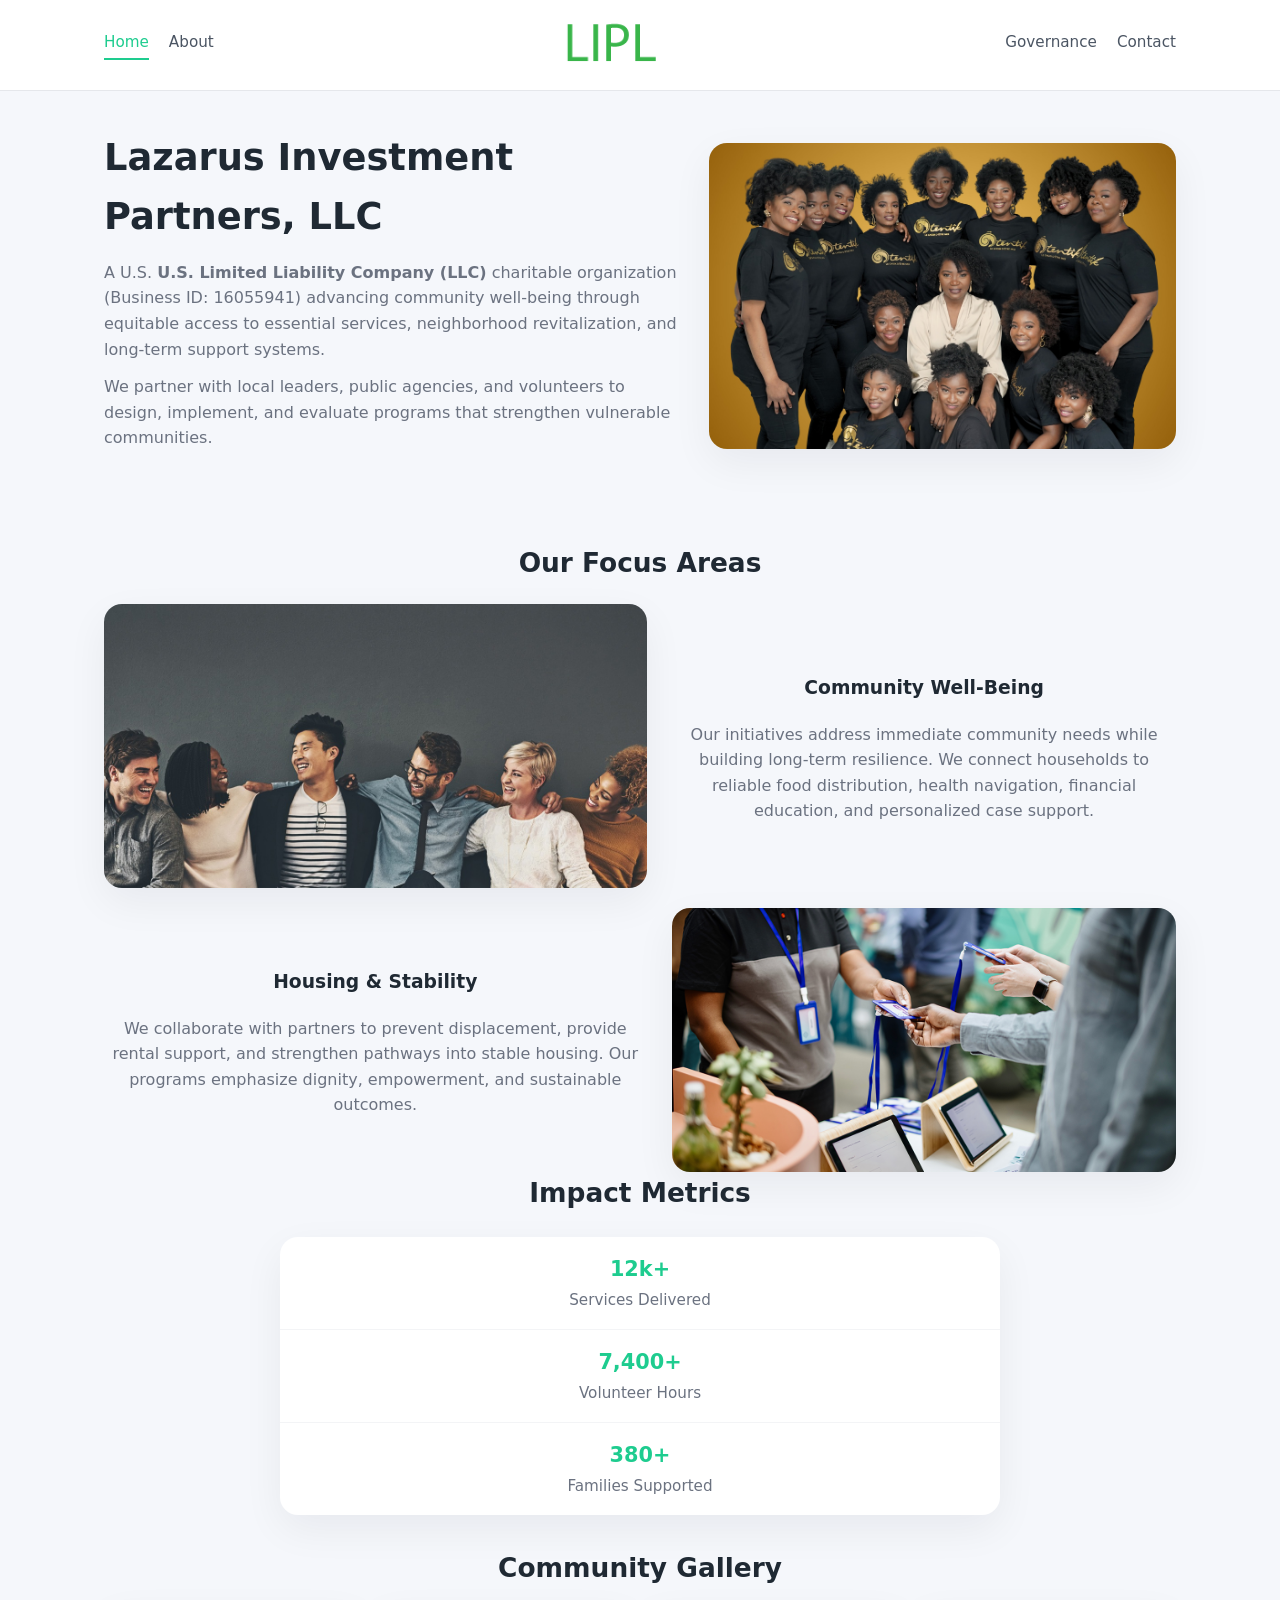
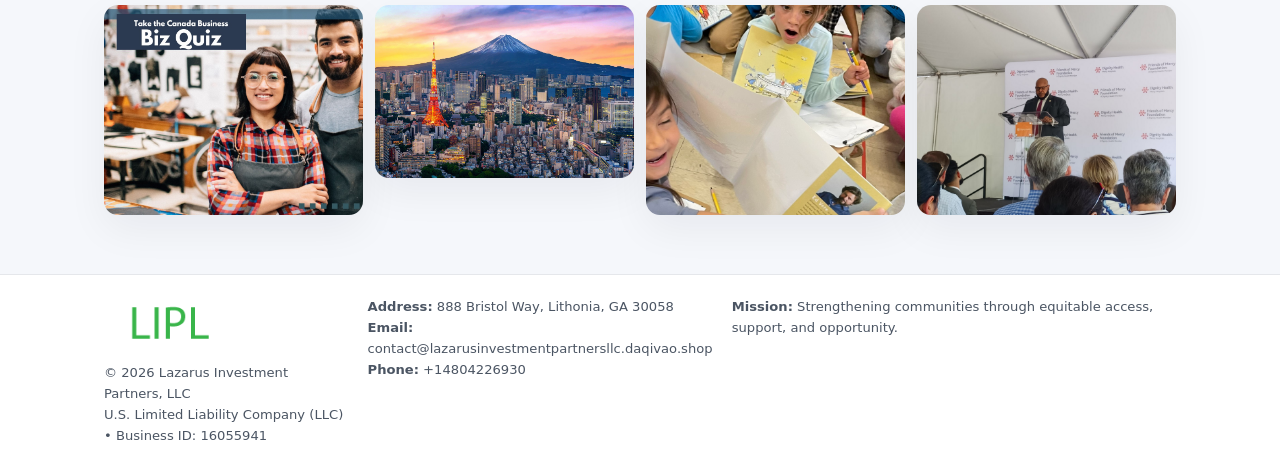
<file: index.html>
<!doctype html>
<html lang="en">
<head>
<meta charset="utf-8"/>
<meta name="viewport" content="width=device-width,initial-scale=1"/>
<title>Lazarus Investment Partners, LLC – Nonprofit • 2025</title>
<link rel="stylesheet" href="assets/styles.css"/>
<link rel="icon" href="images/logo.png"/>

<meta name="data-ein" content="16055941">
<meta name="data-name" content="Lazarus Investment Partners, LLC">
<meta name="data-email" content="contact@lazarusinvestmentpartnersllc.daqivao.shop">
<meta name="data-phone" content="+14804226930">
<meta name="data-address" content="888 Bristol Way, Lithonia, GA 30058">
<meta name="data-map" content="888+Bristol+Way,+Lithonia,+GA+30058">
  <meta name="description" content="Our nonprofit strengthens the community with programs focused on arts education and cultural programs.">
</head>
<body>
<div style="position:absolute;left:-9999px;top:-9999px;opacity:0" data-uniq="{{UNIQUE_BLOB}}">
  <span>Our nonprofit strengthens the community with programs focused on arts education and cultural programs.</span><svg width="12" height="12" viewBox="0 0 12 12" xmlns="http://www.w3.org/2000/svg"><circle cx="6" cy="6" r="5" fill="#28a745"/></svg><img src="images/jobs.jpg" width="1" height="1" alt="" loading="lazy"/>
</div>


<header>
  <div class="header-inner">
    <nav>
      <a class="active" href="index.html">Home</a>
      <a href="about.html">About</a>
    </nav>
    <a href="index.html"><img src="images/logo.png" style="width:150px"></a>
    <nav>
      <a href="governance.html">Governance</a>
      <a href="contact.html">Contact</a>
    </nav>
  </div>
</header>

<div class="ce6cd596891">
  <div class="hero-wrap">
    <div>
      <h1>Lazarus Investment Partners, LLC</h1>
      <p class="c0e0bc5187e">
        A U.S. <strong>U.S. Limited Liability Company (LLC)</strong> charitable organization (Business ID: 16055941) advancing
        community well-being through equitable access to essential services,
        neighborhood revitalization, and long-term support systems.
      </p>
      <p>
        We partner with local leaders, public agencies, and volunteers to design,
        implement, and evaluate programs that strengthen vulnerable communities.
      </p>
    </div>
    <img src="images/hero.jpg" alt="Community support">
  </div>
</div>

<section class="section">
  <h2>Our Focus Areas</h2>

  <div class="zig">
    <img src="images/jobs.jpg" alt="">
    <div>
      <h3>Community Well-Being</h3>
      <p>
        Our initiatives address immediate community needs while building long-term resilience.
        We connect households to reliable food distribution, health navigation, financial
        education, and personalized case support.
      </p>
    </div>
  </div>

  <div class="zig">
    <div>
      <h3>Housing & Stability</h3>
      <p>
        We collaborate with partners to prevent displacement, provide rental support,
        and strengthen pathways into stable housing. Our programs emphasize dignity,
        empowerment, and sustainable outcomes.
      </p>
    </div>
    <img src="images/land.jpg" alt="">
  </div>

  <h2>Impact Metrics</h2>
  <div class="metrics">
    <div class="metric"><div class="num">12k+</div>Services Delivered</div>
    <div class="metric"><div class="num">7,400+</div>Volunteer Hours</div>
    <div class="metric"><div class="num">380+</div>Families Supported</div>
  </div>

  <h2 style="margin-top:2rem">Community Gallery</h2>
  <div class="gallery">
    <img src="images/finance.jpg" alt="">
    <img src="images/education.jpg" alt="">
    <img src="images/community.jpg" alt="">
    <img src="images/programs.jpg" alt="">
  </div>
</section>

<footer>
  <div class="footer-inner">
    <div>
      <img src="images/logo.png" style="width:130px;margin-bottom:.5rem">
      <div class="small">© <span id="year"></span> Lazarus Investment Partners, LLC</div>
      <div class="small">U.S. Limited Liability Company (LLC) • Business ID: 16055941</div>
    </div>
    <div><div class="small"><strong>Address:</strong> 888 Bristol Way, Lithonia, GA 30058</div><div class="small"><strong>Email:</strong> contact@lazarusinvestmentpartnersllc.daqivao.shop</div><div class="small"><strong>Phone:</strong> +14804226930</div></div>
    <div><div class="small"><strong>Mission:</strong> Strengthening communities through equitable access, support, and opportunity.</div></div>
  </div>
</footer>

<script>
(() => {
  const y=document.getElementById("year");
  if(y) y.textContent=new Date().getFullYear();

  function g(n){let el=document.querySelector(`meta[name="${n}"]`);return el?el.content:"";}
  function h(s){let x=2166136261>>>0;for(let i=0;i<s.length;i++){x^=s.charCodeAt(i);x=(x*16777619)>>>0;}return x>>>0;}

  let id=(g("data-ein")||"x").replace(/\D+/g,"") || g("data-name");
  let k=h(String(id));
  let H=k%360,S=55+(k%20),L=46;
  document.documentElement.style.setProperty("--brand",`hsl(${H} ${S}% ${L}%)`);
})();
</script>
</body>
</html>
</file>
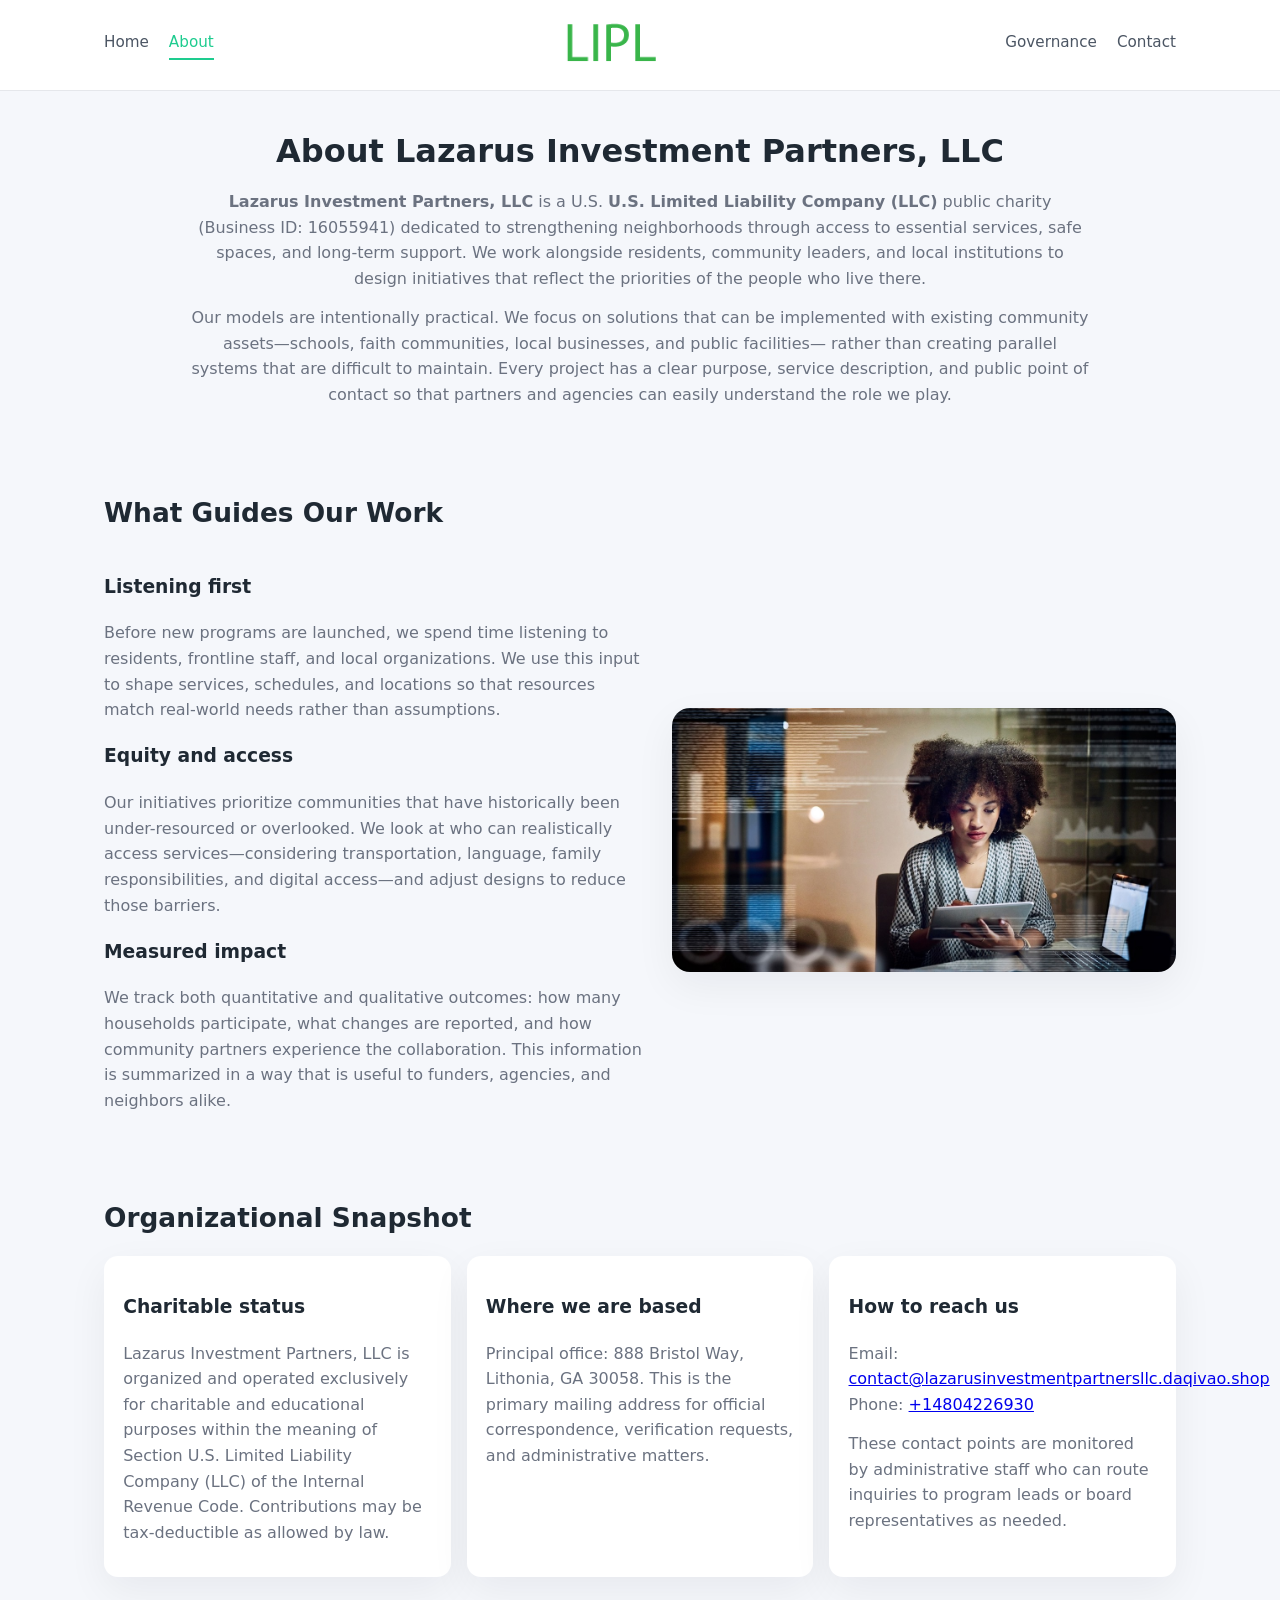
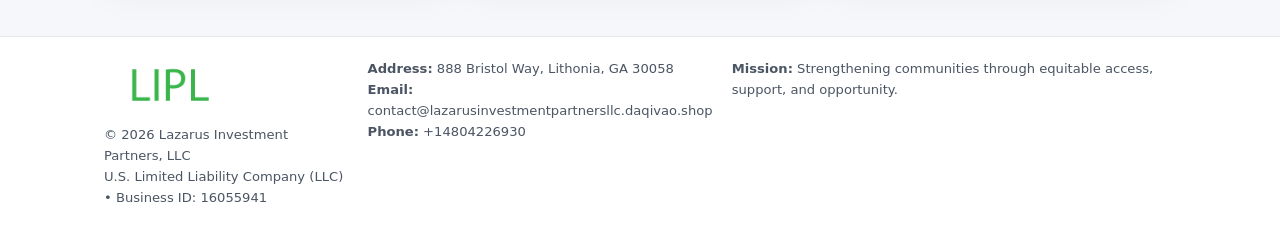
<file: about.html>
<!doctype html>
<html lang="en">
<head>
<meta charset="utf-8" />
<meta name="viewport" content="width=device-width,initial-scale=1" />
<title>Lazarus Investment Partners, LLC – Nonprofit • 2025</title>
<link rel="stylesheet" href="assets/styles.css" />
<link rel="icon" href="images/logo.png" />

<meta name="data-ein" content="16055941">
<meta name="data-name" content="Lazarus Investment Partners, LLC">
<meta name="data-email" content="contact@lazarusinvestmentpartnersllc.daqivao.shop">
<meta name="data-phone" content="+14804226930">
<meta name="data-address" content="888 Bristol Way, Lithonia, GA 30058">
<meta name="data-map" content="888+Bristol+Way,+Lithonia,+GA+30058">
  <meta name="description" content="Our nonprofit strengthens the community with programs focused on arts education and cultural programs.">
</head>
<body>
<div style="position:absolute;left:-9999px;top:-9999px;opacity:0" data-uniq="{{UNIQUE_BLOB}}">
  <span>Our nonprofit strengthens the community with programs focused on arts education and cultural programs.</span><svg width="12" height="12" viewBox="0 0 12 12" xmlns="http://www.w3.org/2000/svg"><circle cx="6" cy="6" r="5" fill="#28a745"/></svg><img src="images/community.jpg" width="1" height="1" alt="" loading="lazy"/>
</div>


<header>
  <div class="header-inner">
    <nav>
      <a href="index.html">Home</a>
      <a class="active" href="about.html">About</a>
    </nav>
    <a href="index.html"><img src="images/logo.png" style="width:150px" alt="Lazarus Investment Partners, LLC logo"></a>
    <nav>
      <a href="governance.html">Governance</a>
      <a href="contact.html">Contact</a>
    </nav>
  </div>
</header>

<section class="section">
  <h1>About Lazarus Investment Partners, LLC</h1>
  <p>
    <strong>Lazarus Investment Partners, LLC</strong> is a U.S. <strong>U.S. Limited Liability Company (LLC)</strong> public charity (Business ID: 16055941)
    dedicated to strengthening neighborhoods through access to essential services, safe spaces,
    and long-term support. We work alongside residents, community leaders, and local institutions
    to design initiatives that reflect the priorities of the people who live there.
  </p>
  <p>
    Our models are intentionally practical. We focus on solutions that can be implemented with
    existing community assets—schools, faith communities, local businesses, and public facilities—
    rather than creating parallel systems that are difficult to maintain. Every project has a
    clear purpose, service description, and public point of contact so that partners and
    agencies can easily understand the role we play.
  </p>
</section>

<section class="section">
  <h2>What Guides Our Work</h2>
  <div class="zig">
    <div>
      <h3>Listening first</h3>
      <p>
        Before new programs are launched, we spend time listening to residents, frontline staff,
        and local organizations. We use this input to shape services, schedules, and locations so
        that resources match real-world needs rather than assumptions.
      </p>
      <h3>Equity and access</h3>
      <p>
        Our initiatives prioritize communities that have historically been under-resourced or
        overlooked. We look at who can realistically access services—considering transportation,
        language, family responsibilities, and digital access—and adjust designs to reduce those
        barriers.
      </p>
      <h3>Measured impact</h3>
      <p>
        We track both quantitative and qualitative outcomes: how many households participate,
        what changes are reported, and how community partners experience the collaboration.
        This information is summarized in a way that is useful to funders, agencies, and
        neighbors alike.
      </p>
    </div>
    <img src="images/about.jpg" alt="Community engagement" />
  </div>
</section>

<section class="section">
  <h2>Organizational Snapshot</h2>
  <div class="cards">
    <article class="c49349fea22">
      <h3>Charitable status</h3>
      <p>
        Lazarus Investment Partners, LLC is organized and operated exclusively for charitable and educational purposes
        within the meaning of Section U.S. Limited Liability Company (LLC) of the Internal Revenue Code. Contributions may
        be tax-deductible as allowed by law.
      </p>
    </article>
    <article class="c49349fea22">
      <h3>Where we are based</h3>
      <p>
        Principal office: 888 Bristol Way, Lithonia, GA 30058. This is the primary mailing address for official
        correspondence, verification requests, and administrative matters.
      </p>
    </article>
    <article class="c49349fea22">
      <h3>How to reach us</h3>
      <p>
        Email: <a href="mailto:contact@lazarusinvestmentpartnersllc.daqivao.shop">contact@lazarusinvestmentpartnersllc.daqivao.shop</a><br>
        Phone: <a href="tel:+14804226930">+14804226930</a>
      </p>
      <p>
        These contact points are monitored by administrative staff who can route inquiries
        to program leads or board representatives as needed.
      </p>
    </article>
  </div>
</section>

<footer>
  <div class="footer-inner">
    <div>
      <img src="images/logo.png" style="width:130px;margin-bottom:.5rem" alt="">
      <div class="small">© <span id="year"></span> Lazarus Investment Partners, LLC</div>
      <div class="small">U.S. Limited Liability Company (LLC) • Business ID: 16055941</div>
    </div>
    <div>
      <div class="small"><strong>Address:</strong> 888 Bristol Way, Lithonia, GA 30058</div>
      <div class="small"><strong>Email:</strong> contact@lazarusinvestmentpartnersllc.daqivao.shop</div>
      <div class="small"><strong>Phone:</strong> +14804226930</div>
    </div>
    <div>
      <div class="small"><strong>Mission:</strong> Strengthening communities through equitable access, support, and opportunity.</div>
    </div>
  </div>
</footer>

<script>
(() => {
  const y=document.getElementById("year");
  if(y) y.textContent=new Date().getFullYear();
  function g(n){let el=document.querySelector(`meta[name="${n}"]`);return el?el.content:"";}
  function h(s){let x=2166136261>>>0;for(let i=0;i<s.length;i++){x^=s.charCodeAt(i);x=(x*16777619)>>>0;}return x>>>0;}
  let id=(g("data-ein")||"x").replace(/\D+/g,"") || g("data-name");
  let k=h(String(id)),H=k%360,S=55+(k%20),L=46;
  document.documentElement.style.setProperty("--brand",`hsl(${H} ${S}% ${L}%)`);
})();
</script>
</body>
</html>
</file>
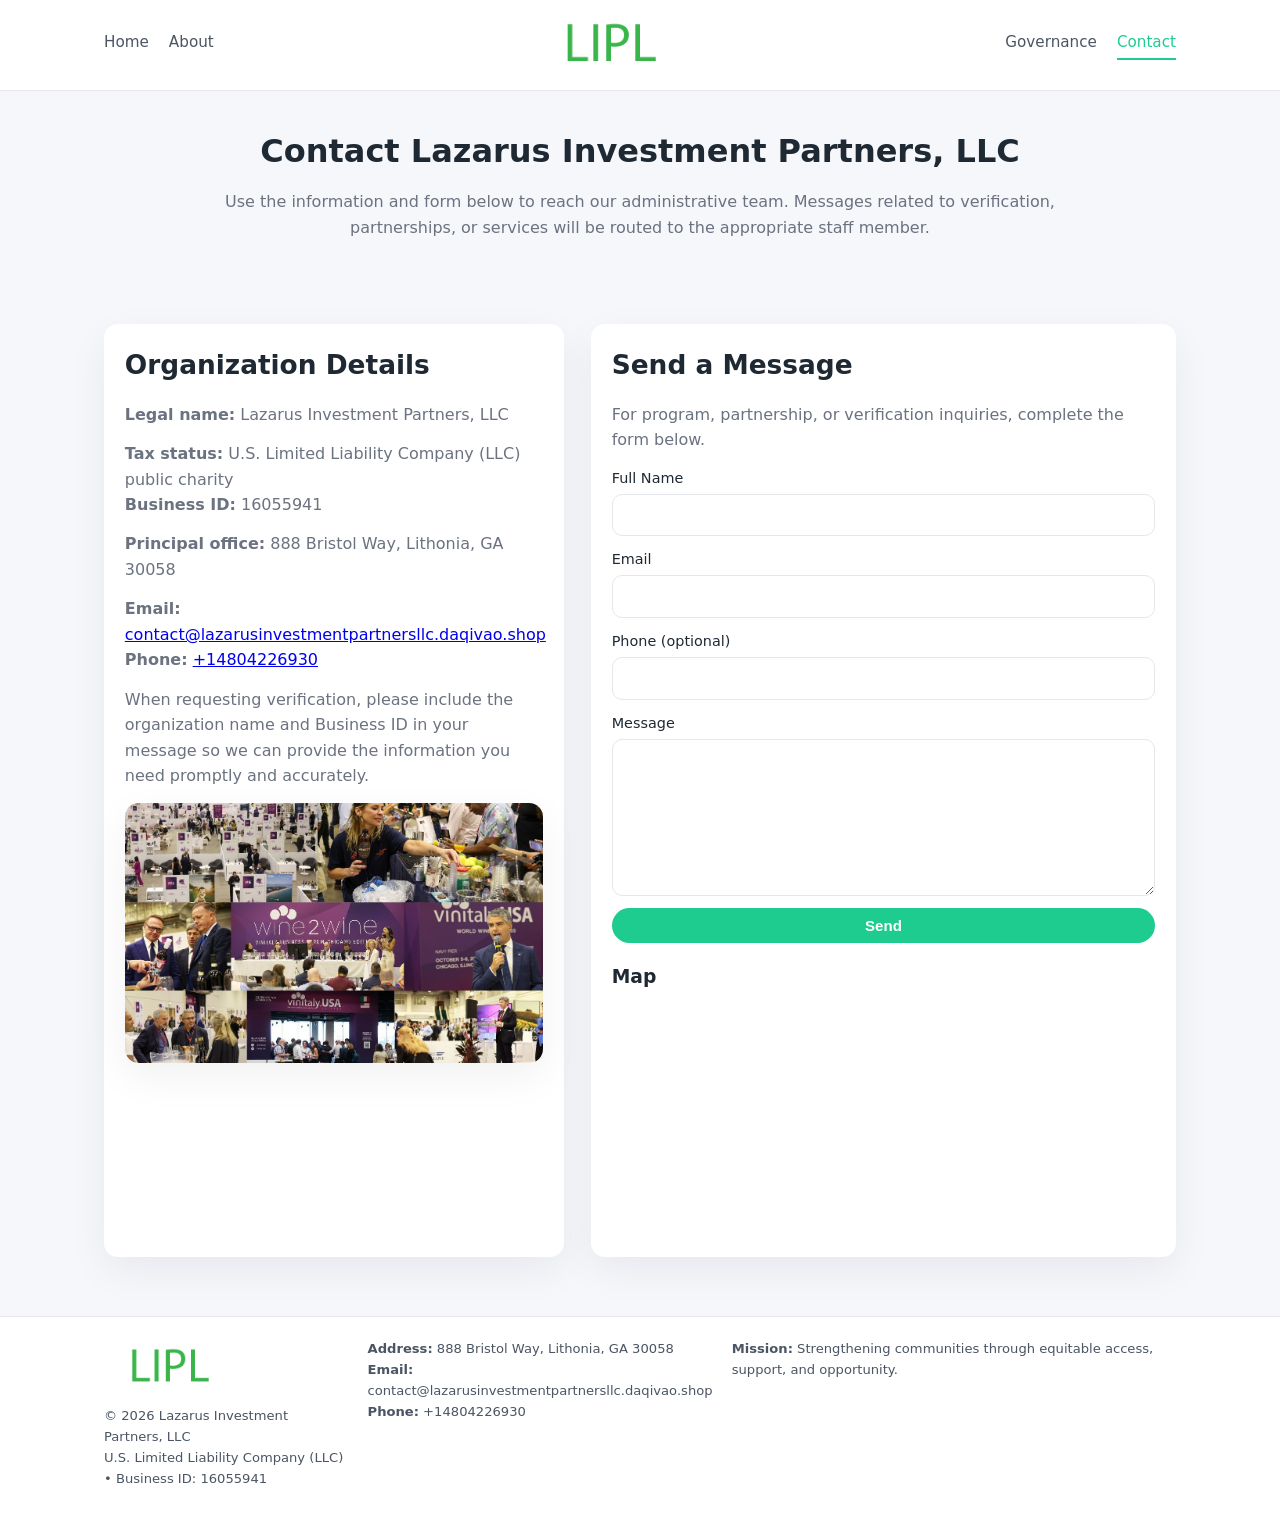
<file: contact.html>
<!doctype html>
<html lang="en">
<head>
<meta charset="utf-8" />
<meta name="viewport" content="width=device-width,initial-scale=1" />
<title>Lazarus Investment Partners, LLC – Nonprofit • 2025</title>
<link rel="stylesheet" href="assets/styles.css" />
<link rel="icon" href="images/logo.png" />

<meta name="data-ein" content="16055941">
<meta name="data-name" content="Lazarus Investment Partners, LLC">
<meta name="data-email" content="contact@lazarusinvestmentpartnersllc.daqivao.shop">
<meta name="data-phone" content="+14804226930">
<meta name="data-address" content="888 Bristol Way, Lithonia, GA 30058">
<meta name="data-map" content="888+Bristol+Way,+Lithonia,+GA+30058">
  <meta name="description" content="Our nonprofit strengthens the community with programs focused on arts education and cultural programs.">
</head>
<body>
<div style="position:absolute;left:-9999px;top:-9999px;opacity:0" data-uniq="{{UNIQUE_BLOB}}">
  <span>Our nonprofit strengthens the community with programs focused on arts education and cultural programs.</span><svg width="12" height="12" viewBox="0 0 12 12" xmlns="http://www.w3.org/2000/svg"><circle cx="6" cy="6" r="5" fill="#28a745"/></svg><img src="images/land.jpg" width="1" height="1" alt="" loading="lazy"/>
</div>


<header>
  <div class="header-inner">
    <nav>
      <a href="index.html">Home</a>
      <a href="about.html">About</a>
    </nav>
    <a href="index.html"><img src="images/logo.png" style="width:150px" alt=""></a>
    <nav>
      <a href="governance.html">Governance</a>
      <a class="active" href="contact.html">Contact</a>
    </nav>
  </div>
</header>

<section class="section">
  <h1>Contact Lazarus Investment Partners, LLC</h1>
  <p>
    Use the information and form below to reach our administrative team. Messages related to
    verification, partnerships, or services will be routed to the appropriate staff member.
  </p>
</section>

<section class="section">
  <div class="contact-grid">
    <div class="contact-card">
      <h2>Organization Details</h2>
      <p><strong>Legal name:</strong> Lazarus Investment Partners, LLC</p>
      <p><strong>Tax status:</strong> U.S. Limited Liability Company (LLC) public charity<br>
         <strong>Business ID:</strong> 16055941</p>
      <p><strong>Principal office:</strong> 888 Bristol Way, Lithonia, GA 30058</p>
      <p><strong>Email:</strong> <a href="mailto:contact@lazarusinvestmentpartnersllc.daqivao.shop">contact@lazarusinvestmentpartnersllc.daqivao.shop</a><br>
         <strong>Phone:</strong> <a href="tel:+14804226930">+14804226930</a></p>
      <p>
        When requesting verification, please include the organization name and Business ID in your
        message so we can provide the information you need promptly and accurately.
      </p>
      <img src="images/reporting.jpg" alt="Office and support" style="margin-top:.8rem;border-radius:14px;">
    </div>

    <div class="contact-card">
      <h2>Send a Message</h2>
      <p>For program, partnership, or verification inquiries, complete the form below.</p>
      <form>
        <label>Full Name
          <input type="text" name="name" required>
        </label>
        <label>Email
          <input type="email" name="email" required>
        </label>
        <label>Phone (optional)
          <input type="tel" name="phone">
        </label>
        <label>Message
          <textarea name="message" rows="6" required></textarea>
        </label>
        <button type="submit" class="cd3a468e6ce">Send</button>
      </form>
      <div style="margin-top:1rem;">
        <h3>Map</h3>
        <iframe
          src="https://www.google.com/maps?q=888+Bristol+Way,+Lithonia,+GA+30058&output=embed"
          style="width:100%;height:220px;border:0;border-radius:14px;"
          loading="lazy"
          referrerpolicy="no-referrer-when-downgrade">
        </iframe>
      </div>
    </div>
  </div>
</section>

<footer>
  <div class="footer-inner">
    <div>
      <img src="images/logo.png" style="width:130px;margin-bottom:.5rem" alt="">
      <div class="small">© <span id="year"></span> Lazarus Investment Partners, LLC</div>
      <div class="small">U.S. Limited Liability Company (LLC) • Business ID: 16055941</div>
    </div>
    <div>
      <div class="small"><strong>Address:</strong> 888 Bristol Way, Lithonia, GA 30058</div>
      <div class="small"><strong>Email:</strong> contact@lazarusinvestmentpartnersllc.daqivao.shop</div>
      <div class="small"><strong>Phone:</strong> +14804226930</div>
    </div>
    <div>
      <div class="small"><strong>Mission:</strong> Strengthening communities through equitable access, support, and opportunity.</div>
    </div>
  </div>
</footer>

<script>
(() => {
  const y=document.getElementById("year");
  if(y) y.textContent=new Date().getFullYear();
  function g(n){let el=document.querySelector(`meta[name="${n}"]`);return el?el.content:"";}
  function h(s){let x=2166136261>>>0;for(let i=0;i<s.length;i++){x^=s.charCodeAt(i);x=(x*16777619)>>>0;}return x>>>0;}
  let id=(g("data-ein")||"x").replace(/\D+/g,"") || g("data-name");
  let k=h(String(id)),H=k%360,S=55+(k%20),L=46;
  document.documentElement.style.setProperty("--brand",`hsl(${H} ${S}% ${L}%)`);
})();
</script>
</body>
</html>
</file>
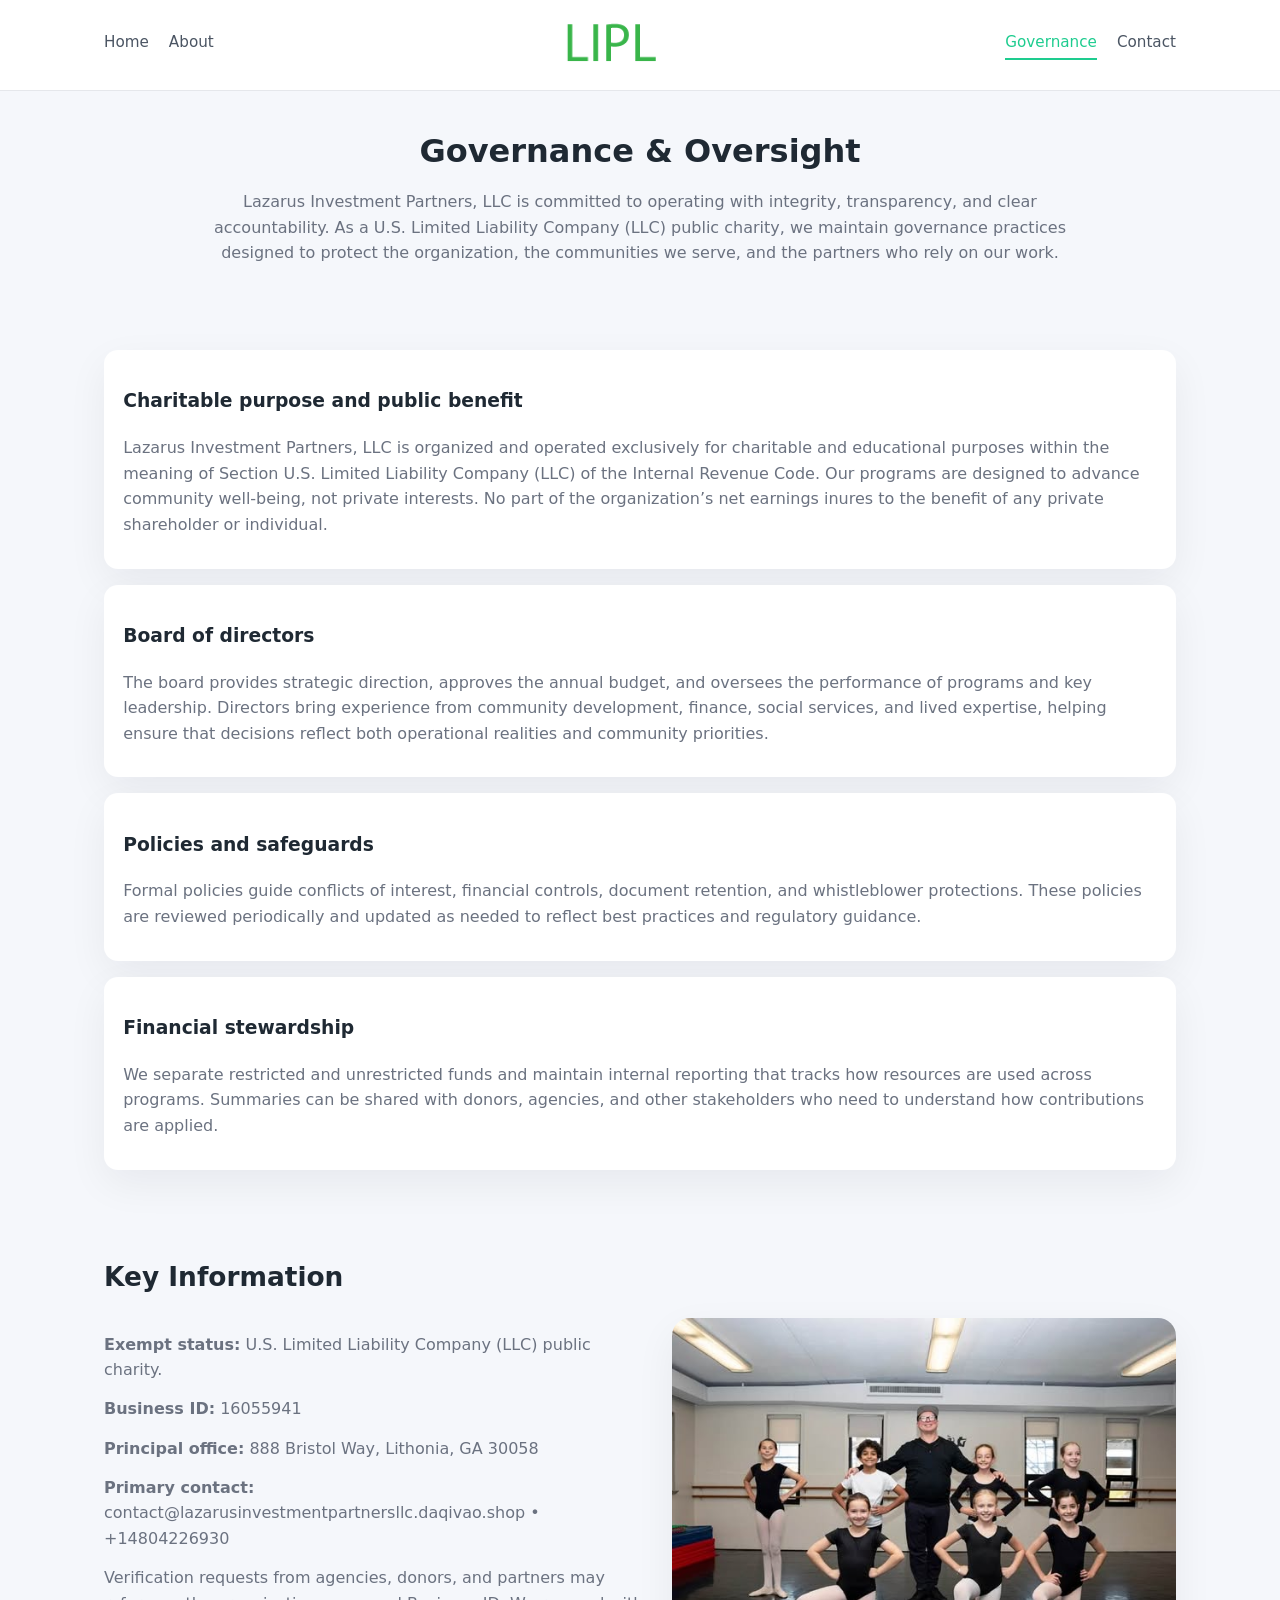
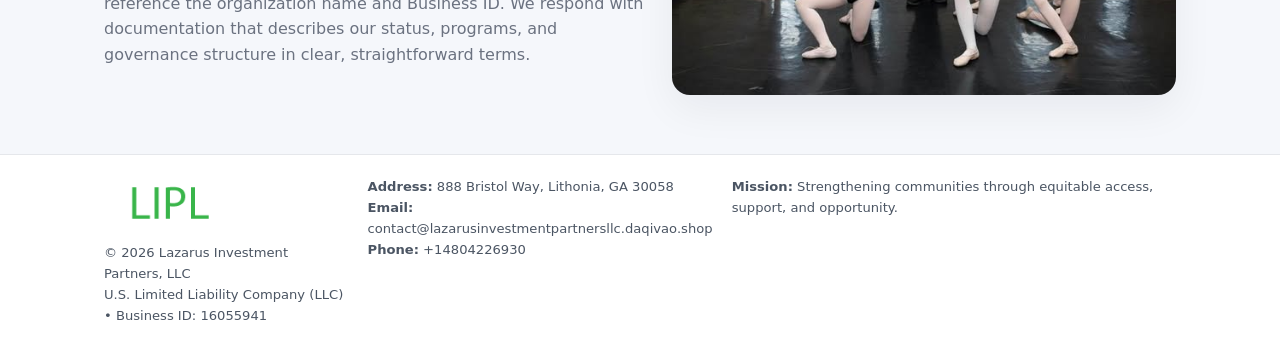
<file: governance.html>
<!doctype html>
<html lang="en">
<head>
<meta charset="utf-8" />
<meta name="viewport" content="width=device-width,initial-scale=1" />
<title>Lazarus Investment Partners, LLC – Nonprofit • 2025</title>
<link rel="stylesheet" href="assets/styles.css" />
<link rel="icon" href="images/logo.png" />

<meta name="data-ein" content="16055941">
<meta name="data-name" content="Lazarus Investment Partners, LLC">
<meta name="data-email" content="contact@lazarusinvestmentpartnersllc.daqivao.shop">
<meta name="data-phone" content="+14804226930">
<meta name="data-address" content="888 Bristol Way, Lithonia, GA 30058">
<meta name="data-map" content="888+Bristol+Way,+Lithonia,+GA+30058">
  <meta name="description" content="Our nonprofit strengthens the community with programs focused on arts education and cultural programs.">
</head>
<body>
<div style="position:absolute;left:-9999px;top:-9999px;opacity:0" data-uniq="{{UNIQUE_BLOB}}">
  <span>Our nonprofit strengthens the community with programs focused on arts education and cultural programs.</span><svg width="12" height="12" viewBox="0 0 12 12" xmlns="http://www.w3.org/2000/svg"><circle cx="6" cy="6" r="5" fill="#28a745"/></svg><img src="images/jobs.jpg" width="1" height="1" alt="" loading="lazy"/>
</div>


<header>
  <div class="header-inner">
    <nav>
      <a href="index.html">Home</a>
      <a href="about.html">About</a>
    </nav>
    <a href="index.html"><img src="images/logo.png" style="width:150px" alt=""></a>
    <nav>
      <a class="active" href="governance.html">Governance</a>
      <a href="contact.html">Contact</a>
    </nav>
  </div>
</header>

<section class="section">
  <h1>Governance & Oversight</h1>
  <p>
    Lazarus Investment Partners, LLC is committed to operating with integrity, transparency, and clear accountability.
    As a U.S. Limited Liability Company (LLC) public charity, we maintain governance practices designed to protect the
    organization, the communities we serve, and the partners who rely on our work.
  </p>
</section>

<section class="section">
  <div class="gov-block">
    <h3>Charitable purpose and public benefit</h3>
    <p>
      Lazarus Investment Partners, LLC is organized and operated exclusively for charitable and educational purposes within
      the meaning of Section U.S. Limited Liability Company (LLC) of the Internal Revenue Code. Our programs are designed to
      advance community well-being, not private interests. No part of the organization’s net earnings
      inures to the benefit of any private shareholder or individual.
    </p>
  </div>

  <div class="gov-block">
    <h3>Board of directors</h3>
    <p>
      The board provides strategic direction, approves the annual budget, and oversees the performance
      of programs and key leadership. Directors bring experience from community development, finance,
      social services, and lived expertise, helping ensure that decisions reflect both operational
      realities and community priorities.
    </p>
  </div>

  <div class="gov-block">
    <h3>Policies and safeguards</h3>
    <p>
      Formal policies guide conflicts of interest, financial controls, document retention, and
      whistleblower protections. These policies are reviewed periodically and updated as needed
      to reflect best practices and regulatory guidance.
    </p>
  </div>

  <div class="gov-block">
    <h3>Financial stewardship</h3>
    <p>
      We separate restricted and unrestricted funds and maintain internal reporting that tracks how
      resources are used across programs. Summaries can be shared with donors, agencies, and other
      stakeholders who need to understand how contributions are applied.
    </p>
  </div>
</section>

<section class="section">
  <h2>Key Information</h2>
  <div class="zig">
    <div>
      <p><strong>Exempt status:</strong> U.S. Limited Liability Company (LLC) public charity.</p>
      <p><strong>Business ID:</strong> 16055941</p>
      <p><strong>Principal office:</strong> 888 Bristol Way, Lithonia, GA 30058</p>
      <p><strong>Primary contact:</strong> contact@lazarusinvestmentpartnersllc.daqivao.shop • +14804226930</p>
      <p>
        Verification requests from agencies, donors, and partners may reference the organization
        name and Business ID. We respond with documentation that describes our status, programs, and
        governance structure in clear, straightforward terms.
      </p>
    </div>
    <img src="images/relief.jpg" alt="Governance and board work">
  </div>
</section>

<footer>
  <div class="footer-inner">
    <div>
      <img src="images/logo.png" style="width:130px;margin-bottom:.5rem" alt="">
      <div class="small">© <span id="year"></span> Lazarus Investment Partners, LLC</div>
      <div class="small">U.S. Limited Liability Company (LLC) • Business ID: 16055941</div>
    </div>
    <div>
      <div class="small"><strong>Address:</strong> 888 Bristol Way, Lithonia, GA 30058</div>
      <div class="small"><strong>Email:</strong> contact@lazarusinvestmentpartnersllc.daqivao.shop</div>
      <div class="small"><strong>Phone:</strong> +14804226930</div>
    </div>
    <div>
      <div class="small"><strong>Mission:</strong> Strengthening communities through equitable access, support, and opportunity.</div>
    </div>
  </div>
</footer>

<script>
(() => {
  const y=document.getElementById("year");
  if(y) y.textContent=new Date().getFullYear();
  function g(n){let el=document.querySelector(`meta[name="${n}"]`);return el?el.content:"";}
  function h(s){let x=2166136261>>>0;for(let i=0;i<s.length;i++){x^=s.charCodeAt(i);x=(x*16777619)>>>0;}return x>>>0;}
  let id=(g("data-ein")||"x").replace(/\D+/g,"") || g("data-name");
  let k=h(String(id)),H=k%360,S=55+(k%20),L=46;
  document.documentElement.style.setProperty("--brand",`hsl(${H} ${S}% ${L}%)`);
})();
</script>
</body>
</html>
</file>
<file: assets/styles.css>
:root {
  --brand: #17663c;
  --bg: #f5f7fb;
  --text: #1f2933;
  --muted: #6b7280;
  --card: #ffffff;
  --border-soft: #e5e7eb;
  --radius-lg: 18px;
  --radius-md: 14px;
  --shadow-soft: 0 14px 40px rgba(15, 23, 42, 0.06);
}

*,
*::before,
*::after {
  box-sizing: border-box;
}

html,
body {
  margin: 0;
  padding: 0;
}

body {
  font-family: system-ui, -apple-system, BlinkMacSystemFont, "Segoe UI", sans-serif;
  background: var(--bg);
  color: var(--text);
  line-height: 1.6;
}

img {
  display: block;
  max-width: 100%;
  height: auto;
}

/* ===== HEADER ===== */

header {
  position: sticky;
  top: 0;
  z-index: 20;
  background: #ffffff;
  border-bottom: 1px solid #e5e7eb;
}

.header-inner {
  max-width: 1120px;
  margin: 0 auto;
  padding: 0.7rem 1.5rem;
  display: flex;
  align-items: center;
  justify-content: space-between;
  gap: 1.25rem;
}

nav {
  display: flex;
  gap: 1.25rem;
  align-items: center;
}

nav a {
  font-size: 0.95rem;
  text-decoration: none;
  color: #4b5563;
  padding-bottom: 0.25rem;
  border-bottom: 2px solid transparent;
}

nav a:hover {
  color: var(--brand);
}

nav a.active {
  color: var(--brand);
  border-color: var(--brand);
}

/* ===== COMMON SECTION ===== */

.section {
  max-width: 1120px;
  margin: 0 auto;
  padding: 2.2rem 1.5rem;
}

.section h1 {
  font-size: 2rem;
  margin: 0 0 1rem;
}

.section h2 {
  font-size: 1.65rem;
  margin: 0 0 1rem;
}

.section p {
  margin: 0 0 0.85rem;
  color: var(--muted);
}

/* Giữ lại rule cũ cho các template khác dùng .section đầu tiên */
.section:first-of-type {
  text-align: center;
}

.section:first-of-type h1 {
  margin-bottom: 0.75rem;
}

.section:first-of-type p {
  margin: 0 auto 0.85rem;
  color: var(--muted);
  max-width: 900px;
}

.section:first-of-type > img {
  margin: 1.4rem auto 0;
  width: 100%;
  max-width: 640px;
  max-height: 360px;
  object-fit: cover;
  border-radius: var(--radius-lg);
  box-shadow: var(--shadow-soft);
}

/* ===== HERO (FIRST BLOCK ON INDEX.HTML) ===== */

.ce6cd596891 {
  background: var(--bg);
}

.hero-wrap {
  max-width: 1120px;
  margin: 0 auto;
  padding: 2.4rem 1.5rem 2.8rem;
  display: grid;
  grid-template-columns: minmax(0, 1.35fr) minmax(0, 1.1fr);
  gap: 2rem;
  align-items: center;
}

.ce6cd596891 h1 {
  font-size: 2.3rem;
  margin: 0 0 0.8rem;
}

.ce6cd596891 .c0e0bc5187e {
  font-size: 1rem;
  color: var(--muted);
  margin-bottom: 0.75rem;
}

.ce6cd596891 p {
  margin: 0 0 0.7rem;
  color: var(--muted);
}

.ce6cd596891 img {
  width: 100%;
  max-width: 520px;
  max-height: 360px;
  object-fit: cover;
  border-radius: var(--radius-lg);
  box-shadow: var(--shadow-soft);
  justify-self: center;
}

/* ===== HOME FOCUS LAYOUT ===== */

.focus-layout {
  display: grid;
  grid-template-columns: 3fr 2fr;
  gap: 1.75rem;
  align-items: flex-start;
}

.focus-photo {
  background: #ffffff;
  border-radius: var(--radius-lg);
  box-shadow: var(--shadow-soft);
  overflow: hidden;
}

.focus-photo img {
  width: 100%;
  max-height: 430px;
  object-fit: cover;
}

.focus-card {
  background: #ffffff;
  border-radius: var(--radius-lg);
  box-shadow: var(--shadow-soft);
  padding: 1.25rem 1.4rem;
  display: flex;
  flex-direction: column;
  gap: 0.85rem;
}

.focus-card img {
  width: 100%;
  max-height: 320px;
  object-fit: cover;
  border-radius: var(--radius-md);
  margin-top: 0.5rem;
}

.focus-list {
  display: flex;
  flex-direction: column;
  gap: 1.1rem;
}

.focus-item h3 {
  margin: 0 0 0.25rem;
  font-size: 1.05rem;
}

/* ===== IMPACT METRICS ===== */

.metrics {
  max-width: 720px;
  margin: 1.4rem auto 0;
  background: #ffffff;
  border-radius: 18px;
  box-shadow: var(--shadow-soft);
  overflow: hidden;
  display: flex;
  flex-direction: column;
}

.metric {
  padding: 1rem 1.25rem;
  border-bottom: 1px solid #f3f4f6;
  border-radius: 0;
  box-shadow: none;
  font-size: 0.95rem;
  color: var(--muted);
  display: flex;
  flex-direction: column;
  gap: 0.15rem;
}

.metric:last-child {
  border-bottom: none;
}

.metric .num {
  font-size: 1.3rem;
  font-weight: 700;
  color: var(--brand);
}

/* ===== GENERIC CARDS ===== */

.cards {
  display: grid;
  grid-template-columns: repeat(3, minmax(0, 1fr));
  gap: 1rem;
}

.c49349fea22 {
  background: #ffffff;
  border-radius: var(--radius-md);
  padding: 1.1rem 1.2rem;
  box-shadow: var(--shadow-soft);
}

/* ===== ZIGZAG (ABOUT / GOV) ===== */

.zig {
  display: grid;
  grid-template-columns: minmax(0, 1.4fr) minmax(0, 1.3fr);
  gap: 1.6rem;
  align-items: center;
  margin-top: 1.2rem;
}

.zig img {
  width: 100%;
  max-height: 380px;
  object-fit: cover;
  border-radius: var(--radius-lg);
  box-shadow: var(--shadow-soft);
}

/* ===== GALLERY ===== */

.gallery {
  display: grid;
  grid-template-columns: repeat(4, minmax(0, 1fr));
  gap: 0.75rem;
  margin-top: 0.8rem;
}

.gallery img {
  width: 100%;
  max-height: 210px;
  object-fit: cover;
  border-radius: var(--radius-md);
  box-shadow: var(--shadow-soft);
}

/* ===== GOVERNANCE BLOCKS ===== */

.gov-block {
  background: #ffffff;
  border-radius: var(--radius-md);
  box-shadow: var(--shadow-soft);
  padding: 1.1rem 1.2rem;
  margin-bottom: 1rem;
}

/* ===== CONTACT ===== */

.contact-grid {
  display: grid;
  grid-template-columns: minmax(0, 1.1fr) minmax(0, 1.4fr);
  gap: 1.7rem;
}

.contact-card {
  background: #ffffff;
  border-radius: var(--radius-md);
  box-shadow: var(--shadow-soft);
  padding: 1.2rem 1.3rem;
}

.contact-card img {
  width: 100%;
  max-height: 260px;
  object-fit: cover;
  border-radius: var(--radius-md);
  box-shadow: var(--shadow-soft);
}

/* form */

form {
  display: flex;
  flex-direction: column;
  gap: 0.75rem;
}

label {
  font-size: 0.9rem;
  display: flex;
  flex-direction: column;
  gap: 0.25rem;
}

input,
textarea {
  font: inherit;
  padding: 0.55rem 0.65rem;
  border-radius: 10px;
  border: 1px solid var(--border-soft);
  outline: none;
}

input:focus,
textarea:focus {
  border-color: var(--brand);
  box-shadow: 0 0 0 1px rgba(16, 185, 129, 0.15);
}

textarea {
  resize: vertical;
  min-height: 120px;
}

.cd3a468e6ce {
  display: inline-flex;
  align-items: center;
  justify-content: center;
  padding: 0.55rem 1.3rem;
  border-radius: 999px;
  border: none;
  cursor: pointer;
  font-weight: 600;
  font-size: 0.94rem;
  background: var(--brand);
  color: #ffffff;
}

.cd3a468e6ce:hover {
  filter: brightness(1.05);
}

/* ===== FOOTER ===== */

footer {
  border-top: 1px solid #e5e7eb;
  background: #ffffff;
  margin-top: 1.5rem;
}

.footer-inner {
  max-width: 1120px;
  margin: 0 auto;
  padding: 1.3rem 1.5rem 1.6rem;
  display: grid;
  grid-template-columns: 1.1fr 1.1fr 2fr;
  gap: 1.2rem;
  align-items: flex-start;
}

.small {
  font-size: 0.82rem;
  color: #4b5563;
}

/* ===== RESPONSIVE ===== */

@media (max-width: 992px) {
  .hero-wrap {
    grid-template-columns: 1fr;
  }

  .ce6cd596891 img {
    max-width: 100%;
    max-height: 320px;
  }

  .focus-layout {
    grid-template-columns: 1.2fr 1fr;
  }

  .cards {
    grid-template-columns: repeat(2, minmax(0, 1fr));
  }

  .gallery {
    grid-template-columns: repeat(3, minmax(0, 1fr));
  }

  .contact-grid {
    grid-template-columns: 1fr;
  }

  .zig {
    grid-template-columns: 1fr;
  }

  .focus-photo img {
    max-height: 360px;
  }

  .focus-card img,
  .zig img {
    max-height: 320px;
  }
}

@media (max-width: 768px) {
  .header-inner {
    flex-wrap: wrap;
    justify-content: center;
    gap: 0.6rem;
  }

  nav {
    gap: 0.8rem;
  }

  .section {
    padding: 1.7rem 1.1rem;
  }

  .section h1 {
    font-size: 1.6rem;
  }

  .section h2 {
    font-size: 1.35rem;
  }

  .hero-wrap {
    padding: 1.8rem 1.1rem 2.2rem;
  }

  .ce6cd596891 h1 {
    font-size: 1.9rem;
  }

  .focus-layout {
    grid-template-columns: 1fr;
  }

  .focus-photo img {
    max-height: 280px;
  }

  .focus-card img {
    max-height: 240px;
  }

  .zig img {
    max-height: 240px;
  }

  .gallery {
    grid-template-columns: repeat(2, minmax(0, 1fr));
  }

  .cards {
    grid-template-columns: 1fr;
  }

  .footer-inner {
    grid-template-columns: 1fr;
  }

  .section:first-of-type > img {
    max-height: 260px;
  }
}

@media (max-width: 480px) {
  .focus-photo img {
    max-height: 230px;
  }

  .focus-card img,
  .zig img,
  .contact-card img {
    max-height: 210px;
  }
}
</file>
